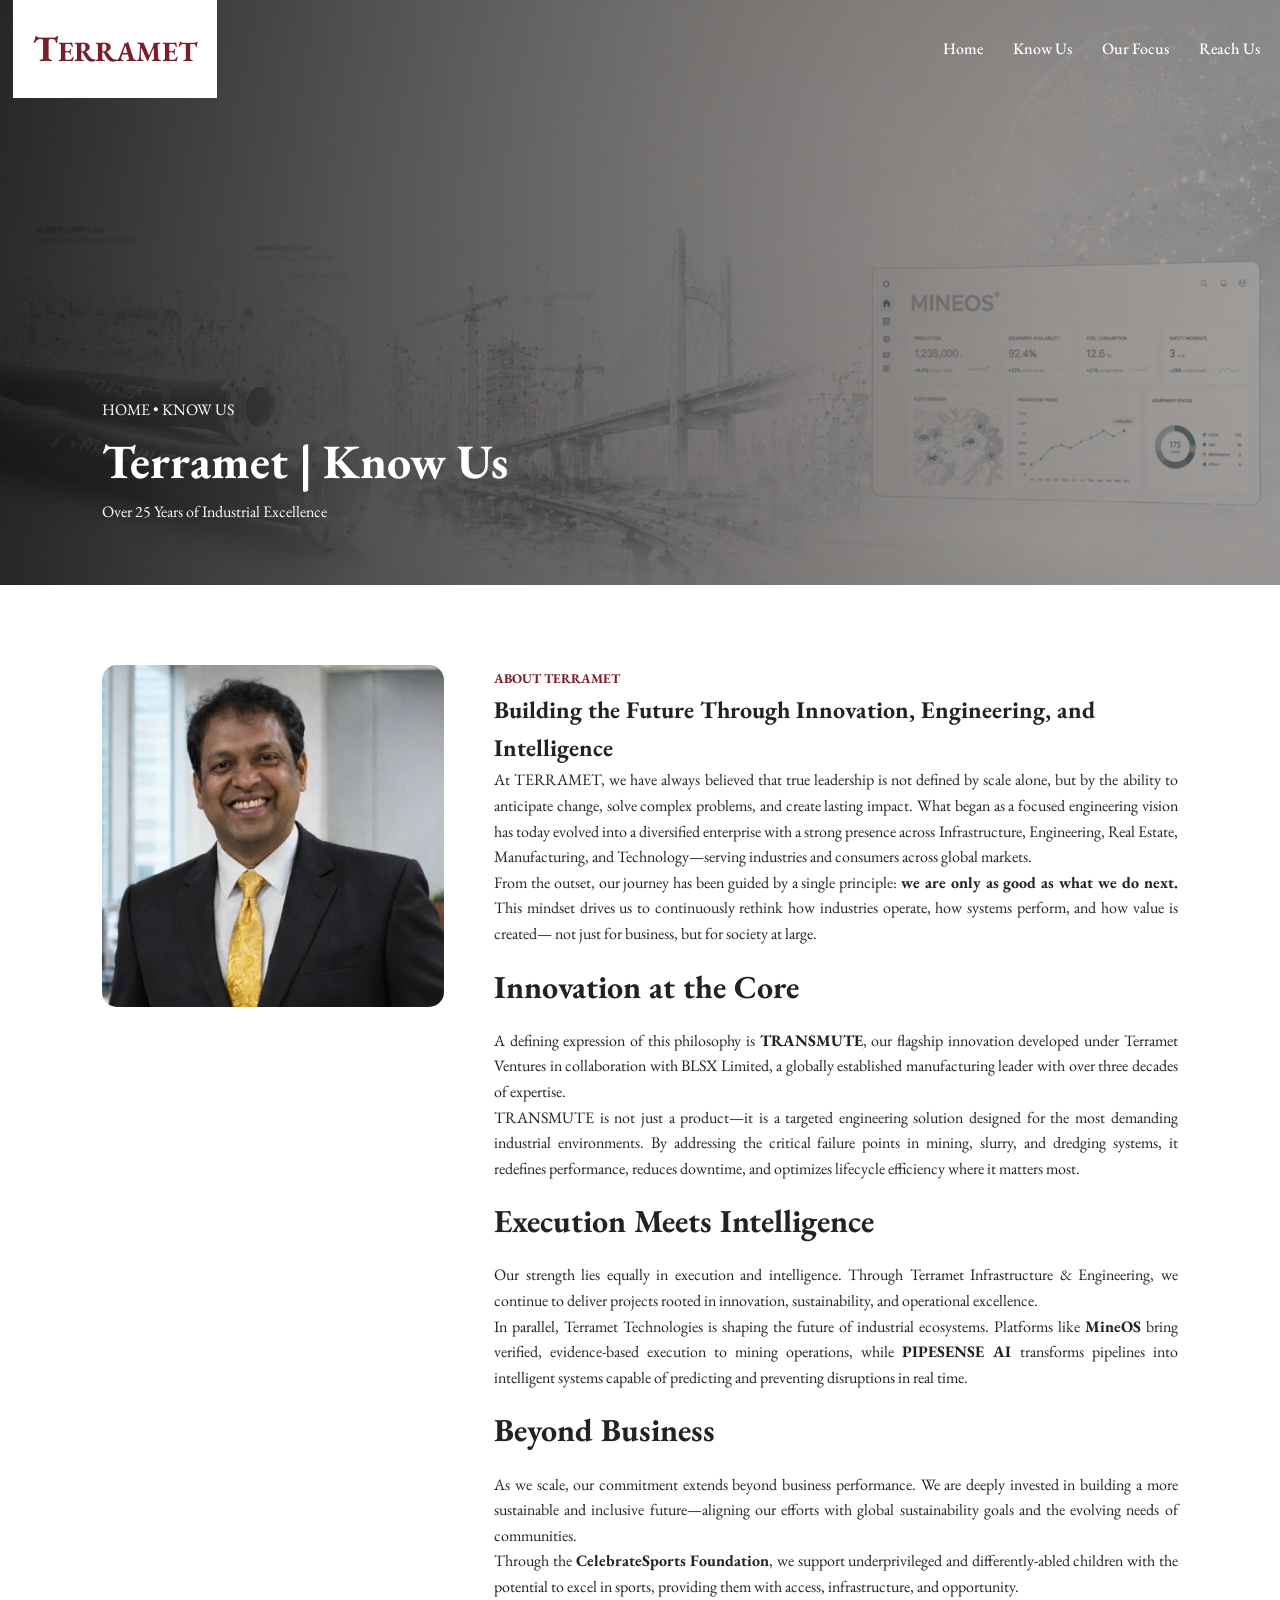
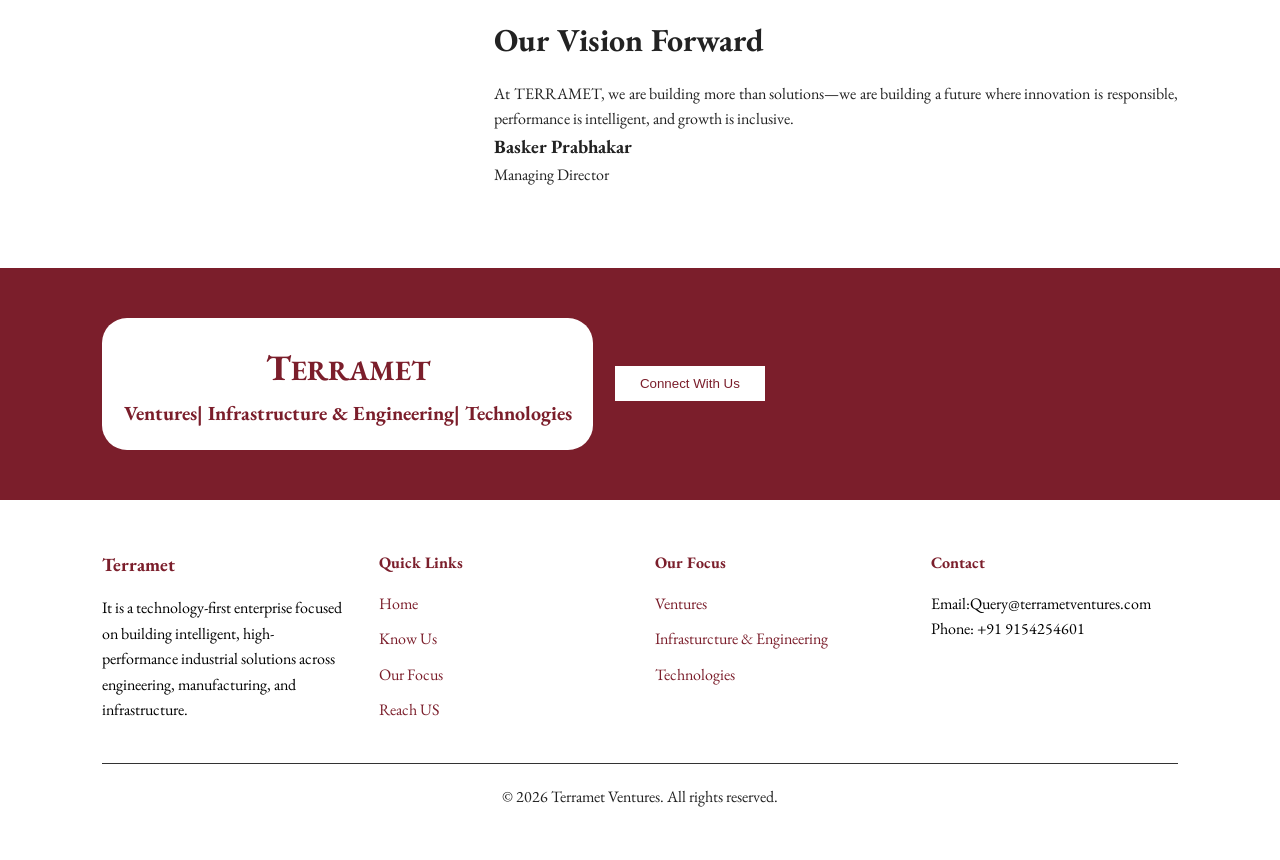
<file: about.html>
<!DOCTYPE html>
<html lang="en">
<head>
  <meta charset="UTF-8">
  <link rel="icon" type="image/x-icon" href="favicon.ico">
  <link href="https://fonts.googleapis.com/css2?family=EB+Garamond:wght@600;700&display=swap" rel="stylesheet">
  <title>Terramet - Venture Capital</title>
  <link rel="stylesheet" href="style.css">
</head>
<body>

<!-- Navbar -->
<header class="navbar">
  <div class="logo">
   <h1 class="logo-text">
    <span class="big-t">T</span>ERRAMET
  </h1>
  </div>

  <!-- Hamburger -->
  <div class="hamburger" id="hamburger">
    ☰
  </div>

  <nav id="nav-menu">
    <ul class="menu">
      <li><a href="/Terramet">Home</a></li>

      <li class="dropdown">
        <a href="about.html">Know Us</a>
        <ul class="submenu">
          <li><a href="about.html">Our Story</a></li>
          <li><a href="mission.html">Mission</a></li>
          <li><a href="#">Team</a></li>
        </ul>
      </li>

      <li><a href="services.html">Our Focus</a></li>

      <li><a href="contact.html">Reach Us</a></li>
    </ul>
  </nav>
</header>

<!-- HERO -->
<section class="about-page-hero">
  <div class="about-page-overlay"></div>

  <div class="about-page-hero-text">
    <p>HOME • KNOW US</p>
    <h1>
      <span class="about-page-brand">Terramet |</span> Know Us
    </h1>
    <p>Over 25 Years of Industrial Excellence</p>
  </div>
</section>

<!-- ABOUT INTRO -->
<section class="about-page-intro" id="story">

  <div class="about-page-image">
    <img src="sir.jpeg" alt="Terramet Leadership">
  </div>

  <div class="about-page-content">

    <small>ABOUT TERRAMET</small>

    <h1>
      Building the Future Through Innovation, Engineering, and Intelligence
    </h1>

    <p>
      At TERRAMET, we have always believed that true leadership is not defined by scale alone, 
      but by the ability to anticipate change, solve complex problems, and create lasting impact. 
      What began as a focused engineering vision has today evolved into a diversified enterprise 
      with a strong presence across Infrastructure, Engineering, Real Estate, Manufacturing, 
      and Technology—serving industries and consumers across global markets.
    </p>

    <p>
      From the outset, our journey has been guided by a single principle: 
      <strong>we are only as good as what we do next.</strong> This mindset drives us to 
      continuously rethink how industries operate, how systems perform, and how value is created—
      not just for business, but for society at large.
    </p>

    <h2>Innovation at the Core</h2>

    <p>
      A defining expression of this philosophy is <strong>TRANSMUTE</strong>, our flagship innovation 
      developed under Terramet Ventures in collaboration with BLSX Limited, a globally established 
      manufacturing leader with over three decades of expertise.
    </p>

    <p>
      TRANSMUTE is not just a product—it is a targeted engineering solution designed for the most 
      demanding industrial environments. By addressing the critical failure points in mining, slurry, 
      and dredging systems, it redefines performance, reduces downtime, and optimizes lifecycle 
      efficiency where it matters most.
    </p>

    <h2>Execution Meets Intelligence</h2>

    <p>
      Our strength lies equally in execution and intelligence. Through Terramet Infrastructure & Engineering, 
      we continue to deliver projects rooted in innovation, sustainability, and operational excellence.
    </p>

    <p>
      In parallel, Terramet Technologies is shaping the future of industrial ecosystems. Platforms like 
      <strong>MineOS</strong> bring verified, evidence-based execution to mining operations, while 
      <strong>PIPESENSE AI</strong> transforms pipelines into intelligent systems capable of predicting 
      and preventing disruptions in real time.
    </p>

    <h2>Beyond Business</h2>

    <p>
      As we scale, our commitment extends beyond business performance. We are deeply invested in building 
      a more sustainable and inclusive future—aligning our efforts with global sustainability goals and 
      the evolving needs of communities.
    </p>

    <p>
      Through the <strong>CelebrateSports Foundation</strong>, we support underprivileged and 
      differently-abled children with the potential to excel in sports, providing them with access, 
      infrastructure, and opportunity.
    </p>

    <h2>Our Vision Forward</h2>

    <p>
      At TERRAMET, we are building more than solutions—we are building a future where innovation is 
      responsible, performance is intelligent, and growth is inclusive.
    </p>

    <div class="about-signature">
      <h3>Basker Prabhakar</h3>
      <p>Managing Director</p>
    </div>

  </div>

</section>

<!-- CTA -->
<section class="cta">
    <div class="logo-cta">
   <h1 class="logo-text">
    <span class="big-t">T</span>ERRAMET
  </h1>
  <p>Ventures| Infrastructure & Engineering| Technologies</p>
  </div>
  <div class="cta-content">
  <button>Connect With Us</button>
  </div>
</section>

<footer class="footer">

  <div class="footer-container">

    <!-- Company -->
    <div class="footer-col">
      <h3>Terramet</h3>
      <p>
        It is a technology-first enterprise focused on building intelligent, high-performance industrial solutions across engineering, manufacturing, and infrastructure.
      </p>
    </div>

    <!-- Quick Links -->
    <div class="footer-col">
      <h4>Quick Links</h4>
      <ul>
        <li><a href="index.html">Home</a></li>
        <li><a href="about.html">Know Us</a></li>
        <li><a href="services.html">Our Focus</a></li>
        <li><a href="contact.html">Reach US</a></li>
      </ul>
    </div>

    <!-- Services -->
    <div class="footer-col">
      <h4>Our Focus</h4>
      <ul>
        <li><a href="services.html">Ventures</a></li>
        <li><a href="services.html">Infrasturcture & Engineering</a></li>
        <li><a href="services.html">Technologies</a></li>
      </ul>
    </div>

    <!-- Contact -->
    <div class="footer-col">
      <h4>Contact</h4>
      <p>Email:Query@terrametventures.com</p>
      <p>Phone: +91 9154254601</p>
    </div>

  </div>

  <!-- Bottom -->
  <div class="footer-bottom">
    <p>© 2026 Terramet Ventures. All rights reserved.</p>
  </div>
<div class="footer-hide">
  <p>Done by <strong>Vahanth Phalguna</strong></p>
  <p>
    <a href="https://vahanth2001.github.io" target="_blank">
      Visit Portfolio
    </a>
  </p>
</div>

</footer>

<!-- JS -->
<script src="app.js"></script>

</body>
</html>
</file>
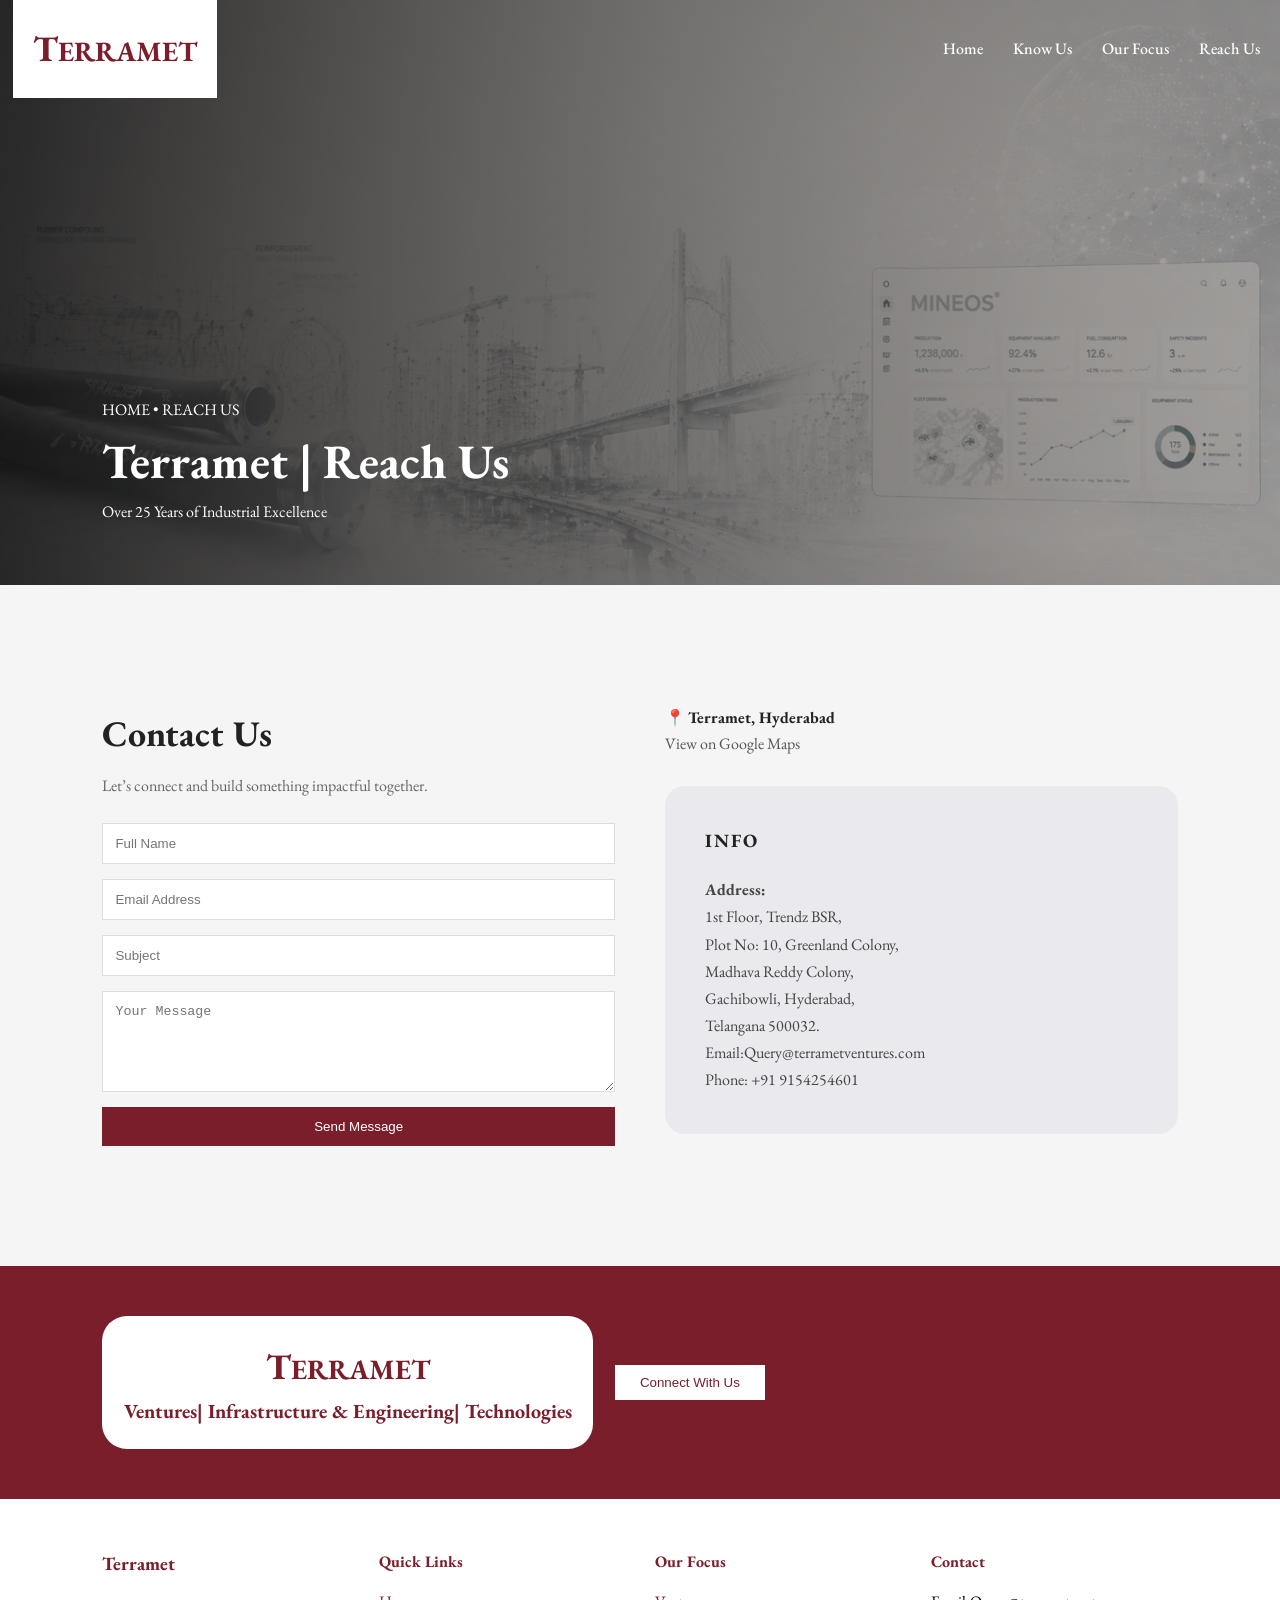
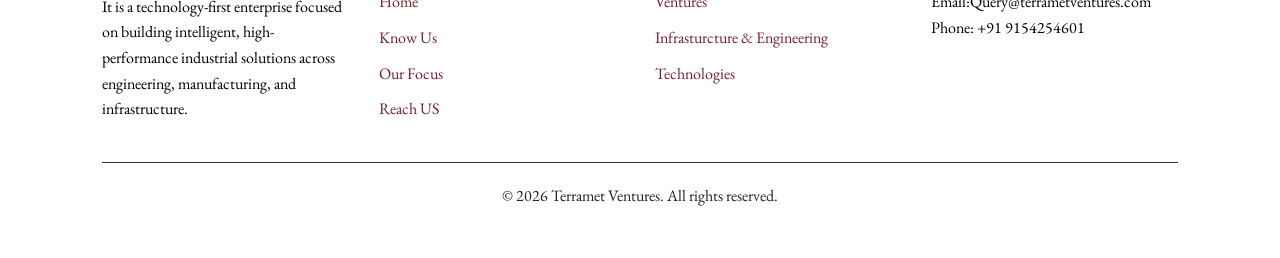
<file: contact.html>
<!DOCTYPE html>
<html lang="en">
<head>
  <meta charset="UTF-8">
  <link rel="icon" type="image/x-icon" href="favicon.ico">
  <link href="https://fonts.googleapis.com/css2?family=EB+Garamond:wght@600;700&display=swap" rel="stylesheet">
  <title>Contact - Terramet</title>
  <link rel="stylesheet" href="style.css">
</head>
<body>

<!-- Navbar -->
<header class="navbar">
  <div class="logo">
   <h1 class="logo-text">
    <span class="big-t">T</span>ERRAMET
  </h1>
  </div>

  <!-- Hamburger -->
  <div class="hamburger" id="hamburger">
    ☰
  </div>

  <nav id="nav-menu">
    <ul class="menu">
      <li><a href="/Terramet">Home</a></li>

      <li class="dropdown">
        <a href="about.html">Know Us</a>
        <ul class="submenu">
          <li><a href="about.html">Our Story</a></li>
          <li><a href="mission.html">Mission</a></li>
          <li><a href="#">Team</a></li>
        </ul>
      </li>

      <li><a href="services.html">Our Focus</a></li>

      <li><a href="contact.html">Reach Us</a></li>
    </ul>
  </nav>
</header>

<!-- HERO -->
<section class="about-page-hero">
  <div class="about-page-overlay"></div>

  <div class="about-page-hero-text">
    <p>HOME • REACH US</p>
    <h1>
      <span class="about-page-brand">Terramet |</span> Reach Us
    </h1>
    <p>Over 25 Years of Industrial Excellence</p>
  </div>
</section>
<section class="cp-section">

  <!-- LEFT: FORM -->
  <div class="cp-form">

    <h1>Contact Us</h1>
    <p>Let’s connect and build something impactful together.</p>

    <form>
      <input type="text" placeholder="Full Name" required>
      <input type="email" placeholder="Email Address" required>
      <input type="text" placeholder="Subject">
      <textarea placeholder="Your Message" rows="5"></textarea>

      <button type="submit">Send Message</button>
    </form>

  </div>

  <!-- RIGHT: ADDRESS -->
  <div class="cp-info">

    <div class="cp-location">
      📍 <strong>Terramet, Hyderabad</strong>
      <br>
      <a href="https://maps.google.com/?q=Engaggio Hyderabad" target="_blank">
        View on Google Maps
      </a>
    </div>

    <div class="cp-card">
      <h3>INFO</h3>

      <p>
        <strong>Address:</strong><br>
        1st Floor, Trendz BSR,<br>
        Plot No: 10, Greenland Colony,<br>
        Madhava Reddy Colony,<br>
        Gachibowli, Hyderabad,<br>
        Telangana 500032.
      </p>
      <p>Email:Query@terrametventures.com</p>
      <p>Phone: +91 9154254601</p>
    </div>

  </div>

</section>

<!-- CTA -->
<section class="cta">
    <div class="logo-cta">
   <h1 class="logo-text">
    <span class="big-t">T</span>ERRAMET
  </h1>
  <p>Ventures| Infrastructure & Engineering| Technologies</p>
  </div>
  <div class="cta-content">
  <button>Connect With Us</button>
  </div>
</section>

<footer class="footer">

  <div class="footer-container">

    <!-- Company -->
    <div class="footer-col">
      <h3>Terramet</h3>
      <p>
        It is a technology-first enterprise focused on building intelligent, high-performance industrial solutions across engineering, manufacturing, and infrastructure.
      </p>
    </div>

    <!-- Quick Links -->
    <div class="footer-col">
      <h4>Quick Links</h4>
      <ul>
        <li><a href="index.html">Home</a></li>
        <li><a href="about.html">Know Us</a></li>
        <li><a href="services.html">Our Focus</a></li>
        <li><a href="contact.html">Reach US</a></li>
      </ul>
    </div>

    <!-- Services -->
    <div class="footer-col">
      <h4>Our Focus</h4>
      <ul>
        <li><a href="services.html">Ventures</a></li>
        <li><a href="services.html">Infrasturcture & Engineering</a></li>
        <li><a href="services.html">Technologies</a></li>
      </ul>
    </div>

    <!-- Contact -->
    <div class="footer-col">
      <h4>Contact</h4>
      <p>Email:Query@terrametventures.com</p>
      <p>Phone: +91 9154254601</p>
    </div>

  </div>

  <!-- Bottom -->
  <div class="footer-bottom">
    <p>© 2026 Terramet Ventures. All rights reserved.</p>
  </div>
<div class="footer-hide">
  <p>Done by <strong>Vahanth Phalguna</strong></p>
  <p>
    <a href="https://vahanth2001.github.io" target="_blank">
      Visit Portfolio
    </a>
  </p>
</div>

</footer>

<script src="app.js"></script>
</body>
</html>
</file>
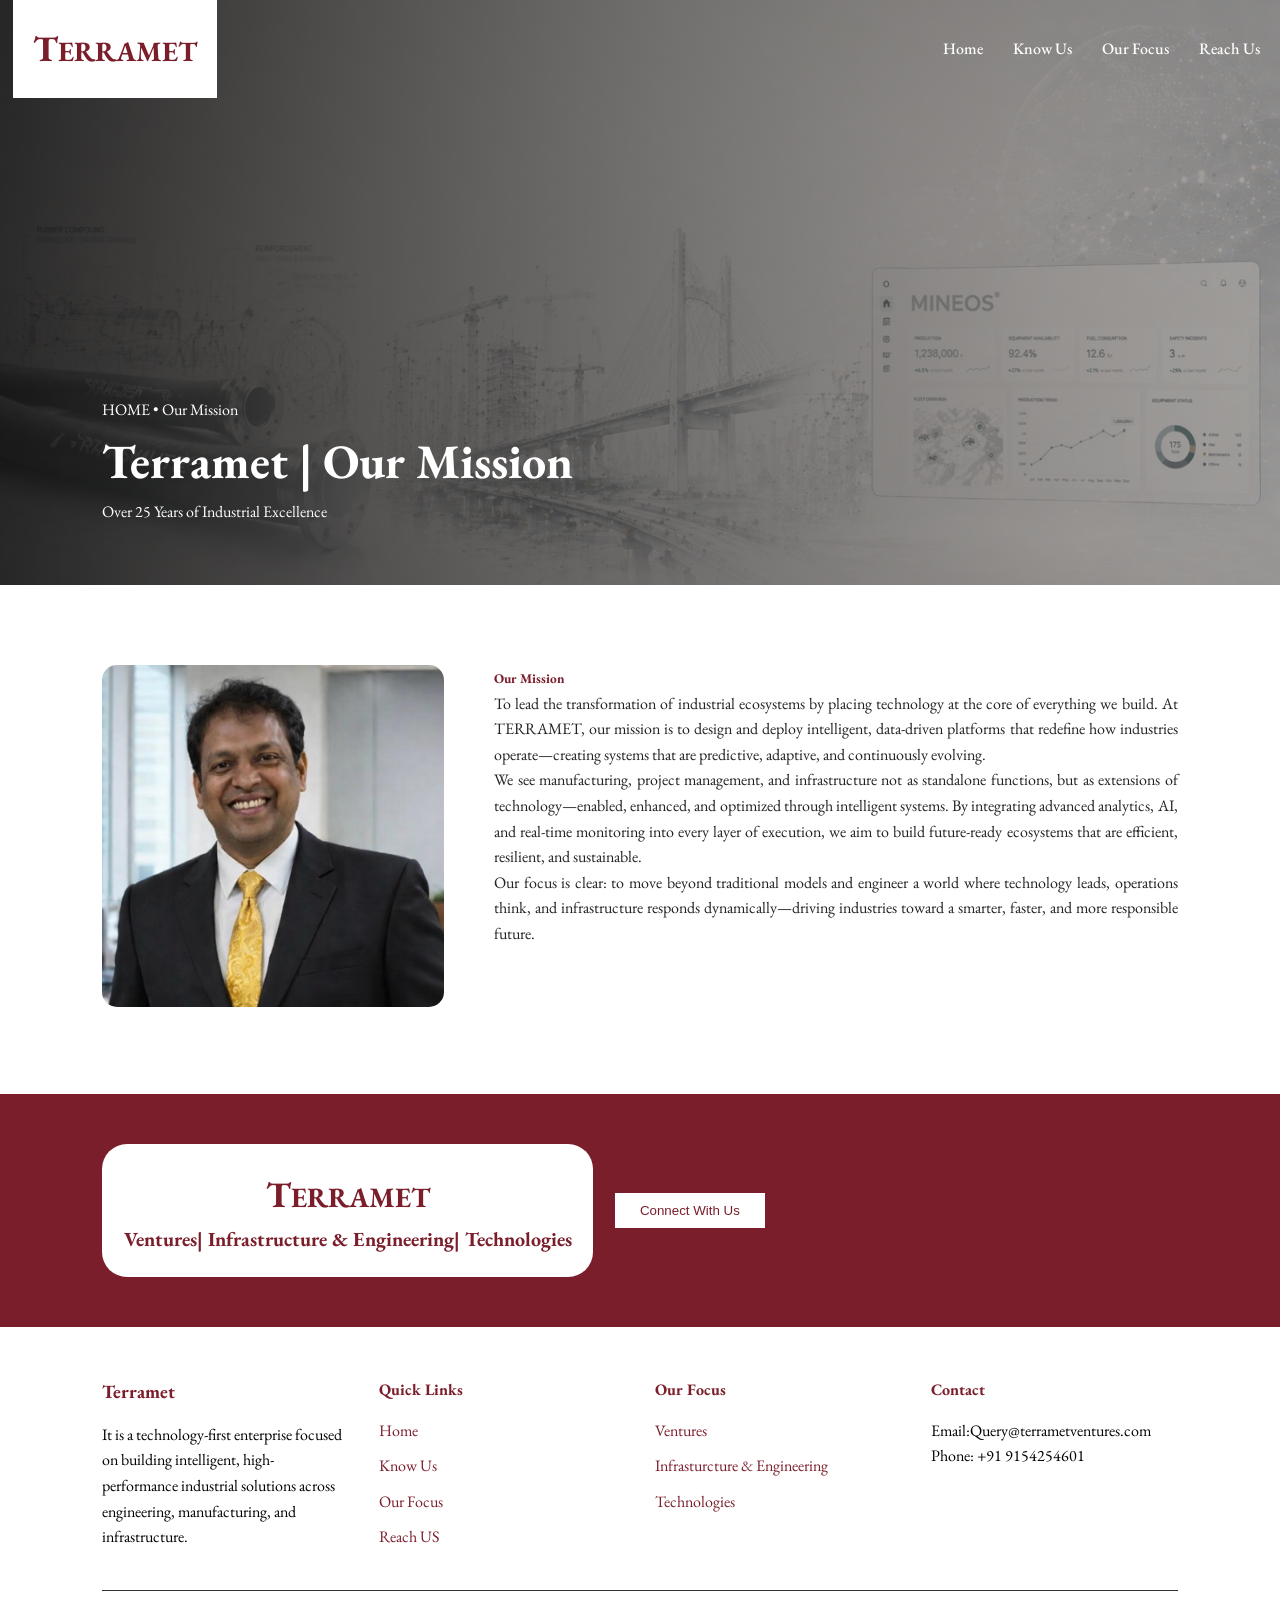
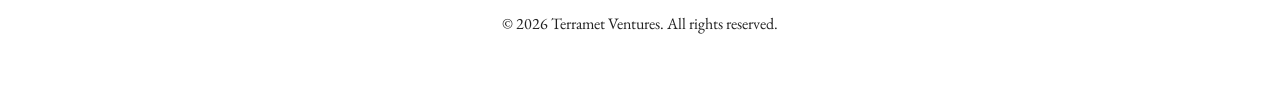
<file: mission.html>
<!DOCTYPE html>
<html lang="en">
<head>
  <meta charset="UTF-8">
  <link rel="icon" type="image/x-icon" href="favicon.ico">
  <link href="https://fonts.googleapis.com/css2?family=EB+Garamond:wght@600;700&display=swap" rel="stylesheet">
  <title>OurMission - Terramet</title>
  <link rel="stylesheet" href="style.css">
</head>
<body>

<!-- Navbar -->
<header class="navbar">
  <div class="logo">
   <h1 class="logo-text">
    <span class="big-t">T</span>ERRAMET
  </h1>
  </div>

  <!-- Hamburger -->
  <div class="hamburger" id="hamburger">
    ☰
  </div>

  <nav id="nav-menu">
    <ul class="menu">
      <li><a href="/Terramet">Home</a></li>

      <li class="dropdown">
        <a href="about.html">Know Us</a>
        <ul class="submenu">
          <li><a href="ourstory.html">Our Story</a></li>
          <li><a href="mission.html">Mission</a></li>
          <li><a href="#">Team</a></li>
        </ul>
      </li>

      <li><a href="services.html">Our Focus</a></li>

      <li><a href="contact.html">Reach Us</a></li>
    </ul>
  </nav>
</header>

<!-- HERO -->
<section class="about-page-hero">
  <div class="about-page-overlay"></div>

  <div class="about-page-hero-text">
    <p>HOME • Our Mission</p>
    <h1>
      <span class="about-page-brand">Terramet |</span> Our Mission
    </h1>
    <p>Over 25 Years of Industrial Excellence</p>
  </div>
</section>

<!-- ABOUT INTRO -->
<section class="about-page-intro" id="story">

  <div class="about-page-image">
    <img src="sir.jpeg" alt="Terramet Leadership">
  </div>

  <div class="about-page-content">

    <small>Our Mission</small>
    <p>
      To lead the transformation of industrial ecosystems by placing technology at the core of everything we build. At TERRAMET, our mission is to design and deploy intelligent, data-driven platforms that redefine how industries operate—creating systems that are predictive, adaptive, and continuously evolving.
    </p>

    <p>
      We see manufacturing, project management, and infrastructure not as standalone functions, but as extensions of technology—enabled, enhanced, and optimized through intelligent systems. By integrating advanced analytics, AI, and real-time monitoring into every layer of execution, we aim to build future-ready ecosystems that are efficient, resilient, and sustainable.
    </p>

    <p>
      Our focus is clear: to move beyond traditional models and engineer a world where technology leads, operations think, and infrastructure responds dynamically—driving industries toward a smarter, faster, and more responsible future.

    
  </div>

</section>

<!-- CTA -->
<section class="cta">
    <div class="logo-cta">
   <h1 class="logo-text">
    <span class="big-t">T</span>ERRAMET
  </h1>
  <p>Ventures| Infrastructure & Engineering| Technologies</p>
  </div>
  <div class="cta-content">
  <button>Connect With Us</button>
  </div>
</section>

<footer class="footer">

  <div class="footer-container">

    <!-- Company -->
    <div class="footer-col">
      <h3>Terramet</h3>
      <p>
        It is a technology-first enterprise focused on building intelligent, high-performance industrial solutions across engineering, manufacturing, and infrastructure.
      </p>
    </div>

    <!-- Quick Links -->
    <div class="footer-col">
      <h4>Quick Links</h4>
      <ul>
        <li><a href="index.html">Home</a></li>
        <li><a href="about.html">Know Us</a></li>
        <li><a href="services.html">Our Focus</a></li>
        <li><a href="contact.html">Reach US</a></li>
      </ul>
    </div>

    <!-- Services -->
    <div class="footer-col">
      <h4>Our Focus</h4>
      <ul>
        <li><a href="services.html">Ventures</a></li>
        <li><a href="services.html">Infrasturcture & Engineering</a></li>
        <li><a href="services.html">Technologies</a></li>
      </ul>
    </div>

    <!-- Contact -->
    <div class="footer-col">
      <h4>Contact</h4>
      <p>Email:Query@terrametventures.com</p>
      <p>Phone: +91 9154254601</p>
    </div>

  </div>

  <!-- Bottom -->
  <div class="footer-bottom">
    <p>© 2026 Terramet Ventures. All rights reserved.</p>
  </div>
<div class="footer-hide">
  <p>Done by <strong>Vahanth Phalguna</strong></p>
  <p>
    <a href="https://vahanth2001.github.io" target="_blank">
      Visit Portfolio
    </a>
  </p>
</div>

</footer>

<!-- JS -->
<script src="app.js"></script>

</body>
</html>
</file>
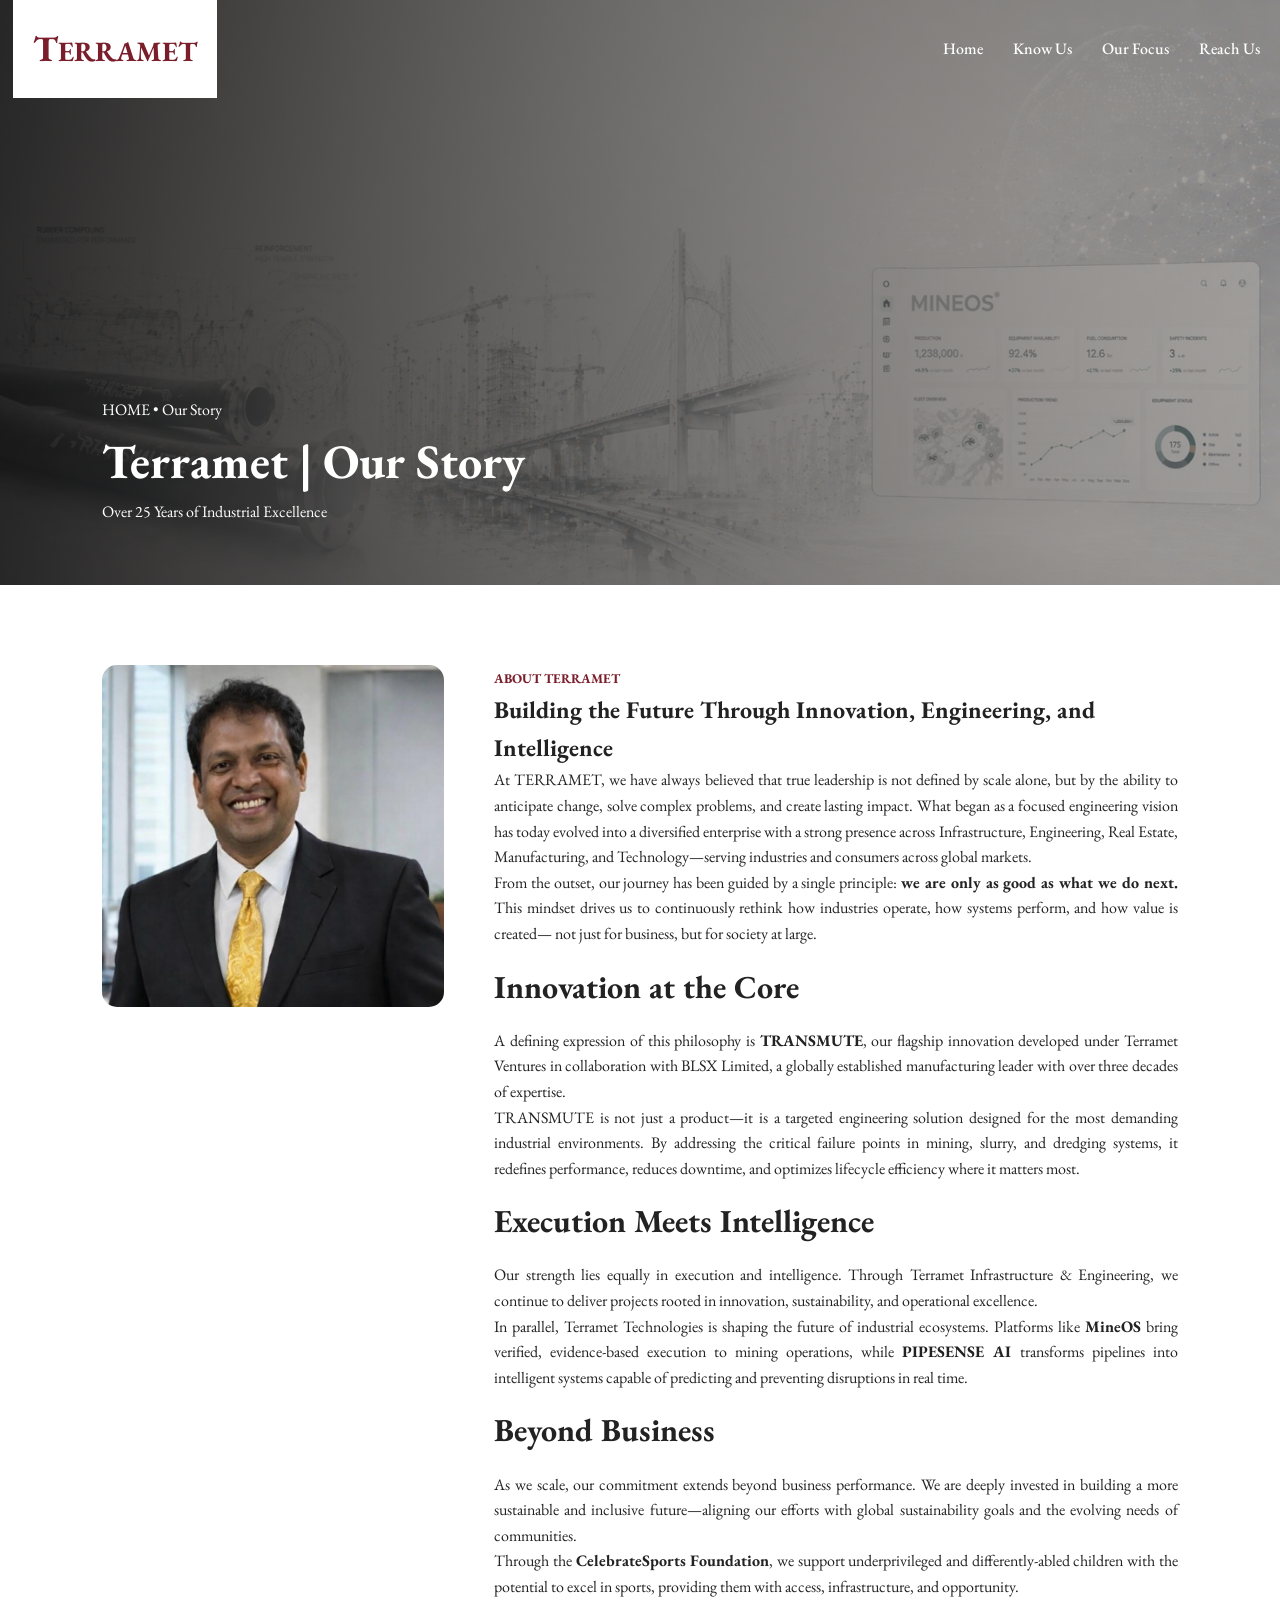
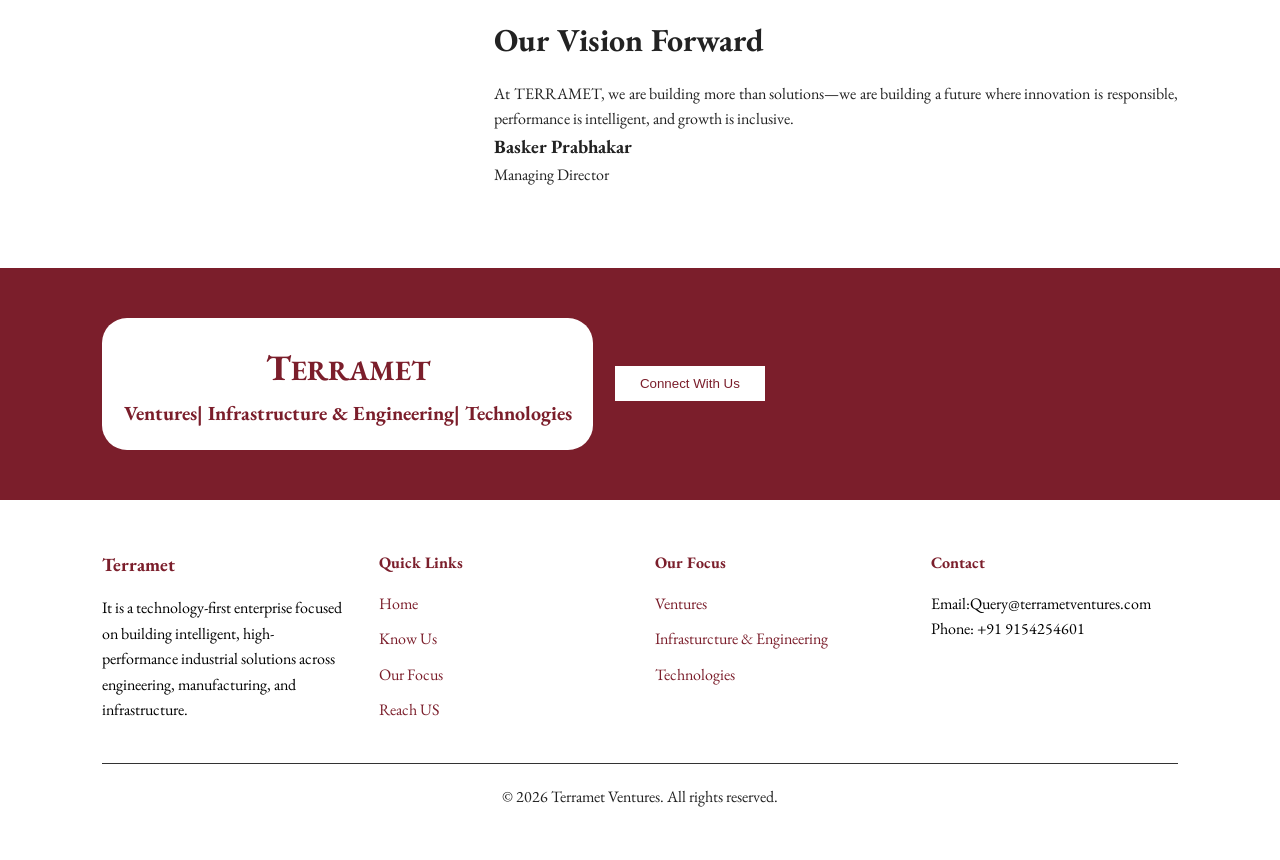
<file: ourstory.html>
<!DOCTYPE html>
<html lang="en">
<head>
  <meta charset="UTF-8">
  <link rel="icon" type="image/x-icon" href="favicon.ico">
  <link href="https://fonts.googleapis.com/css2?family=EB+Garamond:wght@600;700&display=swap" rel="stylesheet">
  <title>Ourstory - Terramet</title>
  <link rel="stylesheet" href="style.css">
</head>
<body>

<!-- Navbar -->
<header class="navbar">
  <div class="logo">
   <h1 class="logo-text">
    <span class="big-t">T</span>ERRAMET
  </h1>
  </div>

  <!-- Hamburger -->
  <div class="hamburger" id="hamburger">
    ☰
  </div>

  <nav id="nav-menu">
    <ul class="menu">
      <li><a href="/Terramet">Home</a></li>

      <li class="dropdown">
        <a href="about.html">Know Us</a>
        <ul class="submenu">
          <li><a href="ourstory.html">Our Story</a></li>
          <li><a href="mission.html">Mission</a></li>
          <li><a href="#">Team</a></li>
        </ul>
      </li>

      <li><a href="services.html">Our Focus</a></li>

      <li><a href="contact.html">Reach Us</a></li>
    </ul>
  </nav>
</header>

<!-- HERO -->
<section class="about-page-hero">
  <div class="about-page-overlay"></div>

  <div class="about-page-hero-text">
    <p>HOME • Our Story</p>
    <h1>
      <span class="about-page-brand">Terramet |</span> Our Story
    </h1>
    <p>Over 25 Years of Industrial Excellence</p>
  </div>
</section>

<!-- ABOUT INTRO -->
<section class="about-page-intro" id="story">

  <div class="about-page-image">
    <img src="sir.jpeg" alt="Terramet Leadership">
  </div>

  <div class="about-page-content">

    <small>ABOUT TERRAMET</small>

    <h1>
      Building the Future Through Innovation, Engineering, and Intelligence
    </h1>

    <p>
      At TERRAMET, we have always believed that true leadership is not defined by scale alone, 
      but by the ability to anticipate change, solve complex problems, and create lasting impact. 
      What began as a focused engineering vision has today evolved into a diversified enterprise 
      with a strong presence across Infrastructure, Engineering, Real Estate, Manufacturing, 
      and Technology—serving industries and consumers across global markets.
    </p>

    <p>
      From the outset, our journey has been guided by a single principle: 
      <strong>we are only as good as what we do next.</strong> This mindset drives us to 
      continuously rethink how industries operate, how systems perform, and how value is created—
      not just for business, but for society at large.
    </p>

    <h2>Innovation at the Core</h2>

    <p>
      A defining expression of this philosophy is <strong>TRANSMUTE</strong>, our flagship innovation 
      developed under Terramet Ventures in collaboration with BLSX Limited, a globally established 
      manufacturing leader with over three decades of expertise.
    </p>

    <p>
      TRANSMUTE is not just a product—it is a targeted engineering solution designed for the most 
      demanding industrial environments. By addressing the critical failure points in mining, slurry, 
      and dredging systems, it redefines performance, reduces downtime, and optimizes lifecycle 
      efficiency where it matters most.
    </p>

    <h2>Execution Meets Intelligence</h2>

    <p>
      Our strength lies equally in execution and intelligence. Through Terramet Infrastructure & Engineering, 
      we continue to deliver projects rooted in innovation, sustainability, and operational excellence.
    </p>

    <p>
      In parallel, Terramet Technologies is shaping the future of industrial ecosystems. Platforms like 
      <strong>MineOS</strong> bring verified, evidence-based execution to mining operations, while 
      <strong>PIPESENSE AI</strong> transforms pipelines into intelligent systems capable of predicting 
      and preventing disruptions in real time.
    </p>

    <h2>Beyond Business</h2>

    <p>
      As we scale, our commitment extends beyond business performance. We are deeply invested in building 
      a more sustainable and inclusive future—aligning our efforts with global sustainability goals and 
      the evolving needs of communities.
    </p>

    <p>
      Through the <strong>CelebrateSports Foundation</strong>, we support underprivileged and 
      differently-abled children with the potential to excel in sports, providing them with access, 
      infrastructure, and opportunity.
    </p>

    <h2>Our Vision Forward</h2>

    <p>
      At TERRAMET, we are building more than solutions—we are building a future where innovation is 
      responsible, performance is intelligent, and growth is inclusive.
    </p>

    <div class="about-signature">
      <h3>Basker Prabhakar</h3>
      <p>Managing Director</p>
    </div>

  </div>

</section>

<!-- CTA -->
<section class="cta">
    <div class="logo-cta">
   <h1 class="logo-text">
    <span class="big-t">T</span>ERRAMET
  </h1>
  <p>Ventures| Infrastructure & Engineering| Technologies</p>
  </div>
  <div class="cta-content">
  <button>Connect With Us</button>
  </div>
</section>

<footer class="footer">

  <div class="footer-container">

    <!-- Company -->
    <div class="footer-col">
      <h3>Terramet</h3>
      <p>
        It is a technology-first enterprise focused on building intelligent, high-performance industrial solutions across engineering, manufacturing, and infrastructure.
      </p>
    </div>

    <!-- Quick Links -->
    <div class="footer-col">
      <h4>Quick Links</h4>
      <ul>
        <li><a href="index.html">Home</a></li>
        <li><a href="about.html">Know Us</a></li>
        <li><a href="services.html">Our Focus</a></li>
        <li><a href="contact.html">Reach US</a></li>
      </ul>
    </div>

    <!-- Services -->
    <div class="footer-col">
      <h4>Our Focus</h4>
      <ul>
        <li><a href="services.html">Ventures</a></li>
        <li><a href="services.html">Infrasturcture & Engineering</a></li>
        <li><a href="services.html">Technologies</a></li>
      </ul>
    </div>

    <!-- Contact -->
    <div class="footer-col">
      <h4>Contact</h4>
      <p>Email:Query@terrametventures.com</p>
      <p>Phone: +91 9154254601</p>
    </div>

  </div>

  <!-- Bottom -->
  <div class="footer-bottom">
    <p>© 2026 Terramet Ventures. All rights reserved.</p>
  </div>
<div class="footer-hide">
  <p>Done by <strong>Vahanth Phalguna</strong></p>
  <p>
    <a href="https://vahanth2001.github.io" target="_blank">
      Visit Portfolio
    </a>
  </p>
</div>

</footer>

<!-- JS -->
<script src="app.js"></script>

</body>
</html>
</file>
<file: style.css>
/* RESET */
* {
  margin: 0;
  padding: 0;
  box-sizing: border-box;
}

body {
  font-family: 'EB Garamond', serif;
  background: #00000000;
  color: #222;
  line-height: 1.6;
  margin: 0;
  padding: 0;

}

/* NAVBAR */
.navbar {
  display: flex;
  justify-content: space-between;
  align-items: center;
  background: transparent;
  border-bottom:none;
  position: absolute;
  top: 0;
  left: 0;
  width: 100%;
  z-index: 1000;
}

.navbar.scrolled {
  background: #fff;
  border-bottom: 1px solid #eee;
  position: fixed;
}
.navbar.scrolled .menu li a {
  color: #7b1e2b;
}
.logo {
  background-color: #fff;
  padding: 20px;
  margin-left: 1%;
}
.logo-text {
  font-family: 'EB Garamond', serif;
  font-size: 28px;;
  font-weight: 700;
  color: #7b1e2b;
}

.big-t {
  font-size: 36px;
}

.menu {
  list-style: none;
  display: flex;
  gap: 30px;
  padding: 20px;
}

.menu li a {
  text-decoration: none;
  color: #ffffff;
  font-weight: 500;
  transition: 0.3s;
}

.menu li a:hover {
  color: #000000;
}

/* DROPDOWN */
.dropdown {
  position: relative;
}

.submenu {
  position: absolute;
  top: 100%;
  left: 0;
  background: #fff;
  display: none;
  padding: 10px 0;
  min-width: 200px;
  box-shadow: 0 5px 20px rgba(0,0,0,0.08);;
}

.submenu li {
  padding: 10px 20px;
}
.submenu li a {
  color: #7b1e2b;
}
.dropdown:hover .submenu {
  display: block;
}

/* HAMBURGER */
.hamburger {
  display: none;
  font-size: 26px;
  cursor: pointer;
}
/* HERO BASE */
.hero {
  position: relative;
  height: 100vh;
  overflow: hidden;
}

.dynamic-text {
  display: inline-block;
  color: #fff;
  transition: opacity 0.5s ease, transform 0.5s ease;
}

/* Animate when slide changes */
.slide .dynamic-text {
  opacity: 0;
  transform: translateY(20px);
}

.slide.active .dynamic-text {
  opacity: 1;
  transform: translateY(0);
}

/* SLIDES */
.slide {
  position: absolute;
  width: 100%;
  height: 100%;
  background-size: cover;
  background-position: center;
  opacity: 0;
  transition: opacity 1s ease-in-out;
}

.slide.active {
  opacity: 1;
  z-index: 1;
}

/* LEFT DARK PANEL */
.hero-overlay {
  position: absolute;
  inset: 0;
  background-color: rgba(0, 0, 0, 0.5);
  z-index: 1;
}

/* CONTENT */
.hero-content {
  position: absolute;
  top: 50%;
  left: 25%;
  transform: translateY(-50%);
  color: #fff;
  z-index: 2;
  max-width: 80%;
}

/* TEXT STYLE */
.hero-content small {
  letter-spacing: 2px;
  font-size: 12px;
  opacity: 0.7;
}

.hero-content h1 {
  font-size: 45px;
  font-weight: 700;
  margin: 15px 0;
  line-height: 1.2;
}

.hero-content span {
  font-size: 40px;
}

.hero-content h1::first-line {
  color: #fff;
}

.hero-content p {
  font-size: 18px;
  margin-bottom: 25px;
  opacity: 0.85;
  max-width: 80%;
}

/* BUTTON */
.hero-content button {
  padding: 12px 30px;
  border: none;
  background: #7b1e2b;
  color: white;
  cursor: pointer;
  transition: 0.3s;
}

.fund-item button {
  padding: 12px 30px;
  border: none;
  background: #7b1e2b;
  color: white;
  cursor: pointer;
  transition: 0.3s;
}

.hero-content button:hover {
  background: #a52a2a;
}

.fund-item button:hover {
  background: #a52a2a;
}
.hero-content {
  opacity: 0;
  transform: translateY(30px);
  transition: 0.8s ease;
}

.slide.active .hero-content {
  opacity: 1;
  transform: translateY(-50%);
}

/* FUNDS */
.funds-section {
  padding: 80px 8%;
  background: #7b1e2b;
  overflow-x: hidden;
}

.funds-container {
  display: flex;
  gap: 50px;
}

.funds-right {
  display: grid;
  grid-template-columns: repeat(4, 1fr);
  gap: 20px;
}

.fund-item {
  width: 100%;
  background: #fff;
  padding: 25px;
  border: 1px solid #eee;
  transition: 0.3s;
  cursor: pointer;
  align-content: flex-end;
}

.fund-item span {
  color: #7b1e2b;
  font-weight: bold;
}

.fund-item:hover {
  transform: translateY(-5px);
  box-shadow: 0 10px 30px rgba(0,0,0,0.08);
}

/* ABOUT */
.about-split {
  display: flex;
  align-items: center;
}

.about-image img {
  width: 100%;
  height: 100%;
  object-fit: cover;
}

.about-content {
  padding: 60px;
}

.about-content h2 {
  margin: 15px 0;
  font-size: 30px;
}

.about-content button {
  margin-top: 20px;
  padding: 10px 25px;
  background: #7b1e2b;
  color: white;
  border: none;
  cursor: pointer;
}

/* CTA */
.cta {
  display: flex;
  align-items: center;
  padding: 50px 8%;
  background: #7b1e2b;
  color: white;
  flex-wrap: wrap;
}

.cta button {
  padding: 10px 25px;
  border: none;
  background: white;
  color: #7b1e2b;
  cursor: pointer;
}

.logo-cta {
  align-items: center;
  gap: 15px;
  background-color: #ffffff;
  color: #7b1e2b;
  padding: 2%;
  border-radius: 25px;
  font-family: 'EB Garamond', serif;
  font-size: 20px;;
  font-weight: 700;
  text-align: center;
}

.cta-content {
  align-items: center;
  gap: 15px;
  padding: 2%;
}

/* FOOTER */
.footer {
  background: #ffffff;
  padding: 50px 8%;
}

.footer-container {
  display: grid;
  grid-template-columns: repeat(4, 1fr);
  gap: 30px;
}

.footer-col h3,
.footer-col h4 {
  color: #7b1e2b;
  margin-bottom: 15px;
}
.footer-col p {
  color: #000000;
}
.footer-col ul {
  list-style: none;
}

.footer-col ul li {
  margin-bottom: 10px;
}

.footer-col a {
  color: #7b1e2b;
  text-decoration: none;
}

.footer-col a:hover {
  color: #000000;
}

.footer-bottom {
  text-align: center;
  margin-top: 30px;
  border-top: 1px solid #333;
  padding-top: 20px;
}

.footer-hide {
  text-align: center;
  margin-top: 10px;
  font-size: 12px;
  display: none;
}
/* ================= ABOUT PAGE (SAFE - NO CONFLICT) ================= */

/* HERO */
.about-page-hero {
  height: 65vh;
  background: url('know.png') center/cover no-repeat;
  position: relative;
  display: flex;
  align-items: flex-end;
}

.about-page-overlay {
  position: absolute;
  inset: 0;
  background: linear-gradient(to right, rgba(0,0,0,0.8), rgba(0,0,0,0.3));
}

.about-page-hero-text {
  position: relative;
  z-index: 2;
  color: white;
  padding: 0 8% 60px;
  max-width: 60%;
}

.about-page-hero-text h1 {
  font-size: 48px;
}

.about-page-brand {
  color: #ffffff;
}

/* INTRO */
.about-page-intro {
  display: grid;
  grid-template-columns: 1fr 2fr;
  gap: 50px;
  padding: 80px 8%;
}

.about-page-image img {
  width: 100%;
  object-fit: contain;
  border-radius: 15px;
}

.about-page-content p {
  text-align: justify;
}
.about-page-content h2 {
  font-size: 32px;
  margin: 15px 0;
}

.about-page-content small {
  color: #7b1e2b;
  font-weight: bold;
}

/* SECTION */
.about-page-section {
  padding: 80px 8%;
  background: #fafafa;
  text-align: justify;
}

.about-page-grid {
  display: grid;
  grid-template-columns: repeat(4, 1fr);
  gap: 20px;
  margin-top: 30px;
}

.about-page-card {
  padding: 25px;
  background: #fff;
  border: 1px solid #eee;
  text-align: center;
  transition: 0.3s;
}

.about-page-card:hover {
  transform: translateY(-5px);
  border-color: #7b1e2b;
}

/* DARK SECTION */
.about-page-dark {
  display: grid;
  gap: 40px;
  padding: 80px 8%;
  background: #111;
  color: white;
  text-align: justify;
}

.about-page-dark-right {
  display: grid;
  gap: 20px;
}

.about-page-dark-card {
  border: 1px solid rgba(255,255,255,0.2);
  padding: 20px;
  transition: 0.3s;
}

.about-page-dark-card:hover {
  background: #7b1e2b;
}

/* ================= SERVICES PAGE (SP) ================= */

/* HERO */
.sp-hero {
  height: 60vh;
  position: relative;
  background: url('know.png') center/cover no-repeat;
  display: flex;
  align-items: center;
}

.sp-hero-overlay {
  position: absolute;
  inset: 0;
  background: linear-gradient(to right, rgba(0,0,0,0.85), rgba(0,0,0,0.3));
}

.sp-hero-content {
  position: relative;
  z-index: 2;
  color: white;
  padding: 0 8%;
  animation: spFadeUp 1s ease;
}

.sp-hero-content h1 {
  font-size: 48px;
}

.sp-hero-content p {
  margin-top: 10px;
  opacity: 0.8;
}

/* SECTION */
.sp-section {
  padding: 80px 8%;
  background: #fff;
}

/* GRID */
.sp-grid {
  display: grid;
  grid-template-columns: repeat(2, 1fr);
  gap: 30px;
}

/* CARD */
.sp-card {
  position: relative;
  height: 350px;
  overflow: hidden;
  cursor: pointer;
}

/* IMAGE */
.sp-bg {
  position: absolute;
  inset: 0;
  background-size: cover;
  background-position: center;
  transition: transform 0.6s ease;
}

/* OVERLAY */
.sp-overlay {
  position: absolute;
  inset: 0;
  background: linear-gradient(to top, rgba(0,0,0,0.8), transparent);
  transition: 0.4s;
}
/* BUTTON CONTAINER */
.sp-section-button {
  display: flex;
  flex-direction: column;
  position: absolute;
  top: 20px;
  right: 20px;
  z-index: 3; /* above overlay */
}

/* BUTTON STYLE */
.sp-section-button button {
  flex : 1;
  background: rgba(255,255,255,0.1);
  border: 1px solid rgba(255,255,255,0.4);
  color: rgb(0, 0, 0);

  padding: 5px;
  cursor: pointer;

  display: flex;
  align-items: center;
  gap: 10px;

  backdrop-filter: blur(6px);
  transition: 0.3s ease;
}

/* ICON */
.sp-section-button button img {
  width: 16px;
  height: auto;
}

/* HOVER EFFECT */
.sp-section-button button:hover {
  background: #7b1e2b;
  border-color: #7b1e2b;
}
/* CONTENT */
.sp-content {
  position: absolute;
  bottom: 20px;
  left: 20px;
  color: white;
  z-index: 2;
  transform: translateY(20px);
  opacity: 0;
  transition: 0.4s ease;
}

.sp-content h2 {
  font-size: 24px;
}

.sp-content p {
  font-size: 14px;
  margin-top: 5px;
}

/* HOVER ANIMATION */
.sp-card:hover .sp-bg {
  transform: scale(1.1);
}

.sp-card:hover .sp-overlay {
  background: rgba(123,30,43,0.6);
}

.sp-card:hover .sp-content {
  transform: translateY(0);
  opacity: 1;
}

/* ENTRY ANIMATION */
@keyframes spFadeUp {
  from {
    opacity: 0;
    transform: translateY(30px);
  }
  to {
    opacity: 1;
    transform: translateY(0);
  }
}

.sp-card {
  animation: spFadeUp 0.8s ease forwards;
}

/* ================= CONTACT PAGE ================= */

.cp-section {
  display: grid;
  grid-template-columns: 1fr 1fr;
  gap: 50px;
  padding: 120px 8%;
  background: #f5f5f5;
}

/* FORM */
.cp-form h1 {
  font-size: 36px;
  margin-bottom: 10px;
}

.cp-form p {
  margin-bottom: 25px;
  color: #666;
}

.cp-form form {
  display: flex;
  flex-direction: column;
  gap: 15px;
}

.cp-form input,
.cp-form textarea {
  padding: 12px;
  border: 1px solid #ddd;
  outline: none;
}

.cp-form button {
  background: #7b1e2b;
  color: white;
  border: none;
  padding: 12px;
  cursor: pointer;
  transition: 0.3s;
}

.cp-form button:hover {
  background: #a52a2a;
}

/* RIGHT SIDE */
.cp-info {
  display: flex;
  flex-direction: column;
  gap: 30px;
}

/* LOCATION */
.cp-location {
  font-size: 16px;
}

.cp-location a {
  color: #555;
  text-decoration: none;
}

/* CARD */
.cp-card {
  background: #e9e9ee;
  padding: 40px;
  border-radius: 20px;
}

.cp-card h3 {
  margin-bottom: 20px;
  letter-spacing: 2px;
}

.cp-card p {
  line-height: 1.7;
  color: #444;
}


@media (max-width: 1000px) {

  
  .hero-content {
    left: 10%;
    max-width: 85%;
  }

  .hero-content h1 {
    font-size: 36px;
  }

  .hero-content span {
    font-size: 28px;
  }

  
  .funds-container {
    flex-direction: column;
  }

  .funds-right {
    grid-template-columns: repeat(2, 1fr);
  }

  
  .about-page-intro {
    grid-template-columns: 1fr;
    text-align: center;
  }

  .about-page-hero-text {
    max-width: 80%;
  }

  
  .sp-grid {
    grid-template-columns: 1fr;
  }

  
  .cp-section {
    grid-template-columns: 1fr;
  }

}

@media (max-width: 765px) {

  /* NAVBAR */
  .logo {
    padding: 12px;
  }

  .logo-text {
    font-size: 22px;
  }

  .big-t {
    font-size: 28px;
  }

  /* HERO */
  .hero-content {
    left: 5%;
    max-width: 90%;
  }

  .hero-content h1 {
    font-size: 26px;
    line-height: 1.3;
  }

  .hero-content span {
    font-size: 22px;
  }

  .hero-content p {
    font-size: 14px;
    max-width: 100%;
  }

  .hero-content button {
    padding: 10px 20px;
    font-size: 14px;
  }

  /* FUNDS */
  .funds-section {
    padding: 50px 5%;
  }

  .funds-right {
    grid-template-columns: 1fr;
  }

  /* ABOUT */
  .about-content {
    padding: 30px 20px;
  }

  .about-content h2 {
    font-size: 24px;
  }

  /* ABOUT PAGE */
  .about-page-hero-text {
    max-width: 100%;
    padding: 0 5% 40px;
  }

  .about-page-hero-text h1 {
    font-size: 28px;
  }

  /* SERVICES */
  .sp-card {
    height: 250px;
  }

  .sp-content h2 {
    font-size: 18px;
  }

  .sp-content p {
    font-size: 12px;
  }

  /* CONTACT */
  .cp-section {
    padding: 80px 5%;
  }

  .cp-card {
    padding: 25px;
  }

  /* FOOTER */
  .footer-container {
    grid-template-columns: 1fr;
  }

}
@media(max-width: 900px) {
  .cp-section {
    grid-template-columns: 1fr;
  }
  .about-page-intro,
  .about-page-dark {
    grid-template-columns: 1fr;
  }

  .about-page-grid,
  .about-page-dark-right {
    grid-template-columns: 1fr 1fr;
  }
}

@media(max-width: 600px) {

  .about-page-grid,
  .about-page-dark-right {
    grid-template-columns: 1fr;
  }
}
@media (max-width: 992px) {

  body.menu-open {
    overflow: hidden;
  }

  .hamburger {
    display: block;
    z-index: 1100;
    margin: 1%;
    width: 50px;
  }

  #nav-menu {
    position: fixed;
    top: 0;
    right: 0;
    width: min(30%, 400px);
    height: 100vh;
    background: #c4121a;

    transform: translateX(100%);
    transition: 0.4s ease;

    display: flex;
    flex-direction: column;
    padding-top: 80px;
    z-index: 1000;
    box-sizing: border-box;   /* 🔥 IMPORTANT */
    max-width: 100vw;         /* prevents overflow */
    overflow-y: auto;         /* scroll if content too long */
    overflow-x: hidden;       /* no horizontal scroll */
  }

  /* ACTIVE */
  #nav-menu.active {
    transform: translateX(0);
  }

  /* MENU LIST */
  .menu {
    flex-direction: column;
    width: 100%;
    padding: 20px;
    gap: 0;
  }
  .close-btn {
    position: absolute;
    top: 20px;
    right: 20px;
    color: white;
    font-size: 24px;
    cursor: pointer;
  }
  
  .menu li {
    border-bottom: 1px solid rgba(255,255,255,0.3);
  }

  .menu li a {
    display: flex;
    justify-content: space-between;
    padding: 18px 10px;
    color: white;
    font-size: 16px;
  }

  /* DROPDOWN */
  .submenu {
    position: static;
    display: none;
    background: rgba(0,0,0,0.2);
  }

  .submenu.show {
    display: block;
  }

  .submenu li a {
    padding-left: 20px;
    font-size: 14px;
  }

  .dropdown > a::after {
    content: "▼";
    font-size: 18px;
  }

  .about {
    flex-direction: column;
  }

  .about img {
    width: 100%;
  }

  .funds-right {
    display: grid;
    grid-template-columns: repeat(2, 1fr);
    gap: 20px;
  }

  .grid {
    flex-direction: column;
    align-items: center;
  }
}
@media(max-width: 900px) {
  .sp-grid {
    grid-template-columns: 1fr;
  }

  .sp-hero-content h1 {
    font-size: 32px;
  }
}
@media (max-width: 450px) {

  /* GLOBAL TEXT SCALE */
  body {
    font-size: 16px;   /* 🔥 increase base size */
  }

  /* HERO */
  .hero-content h1 {
    font-size: 22px;   /* was too small */
    line-height: 1.4;
  }

  .hero-content span {
    font-size: 20px;
  }

  .hero-content p {
    font-size: 14px;
  }

  /* FUNDS (CARDS) */
  .fund-item h3 {
    font-size: 16px;
  }

  .fund-item button {
    font-size: 13px;
    padding: 8px 16px;
  }

  /* ABOUT */
  .about-page-content h2 {
    font-size: 22px;
    line-height: 1.4;
  }

  .about-page-content p {
    font-size: 15px;
    line-height: 1.6;
  }

  /* DARK SECTION TEXT */
  .about-page-dark p {
    font-size: 15px;
    line-height: 1.6;
  }

  /* CONTACT */
  .cp-form h1 {
    font-size: 24px;
  }

  .cp-form p {
    font-size: 15px;
  }

  /* FOOTER */
  .footer-col p,
  .footer-col a {
    font-size: 14px;
  }

}
</file>
